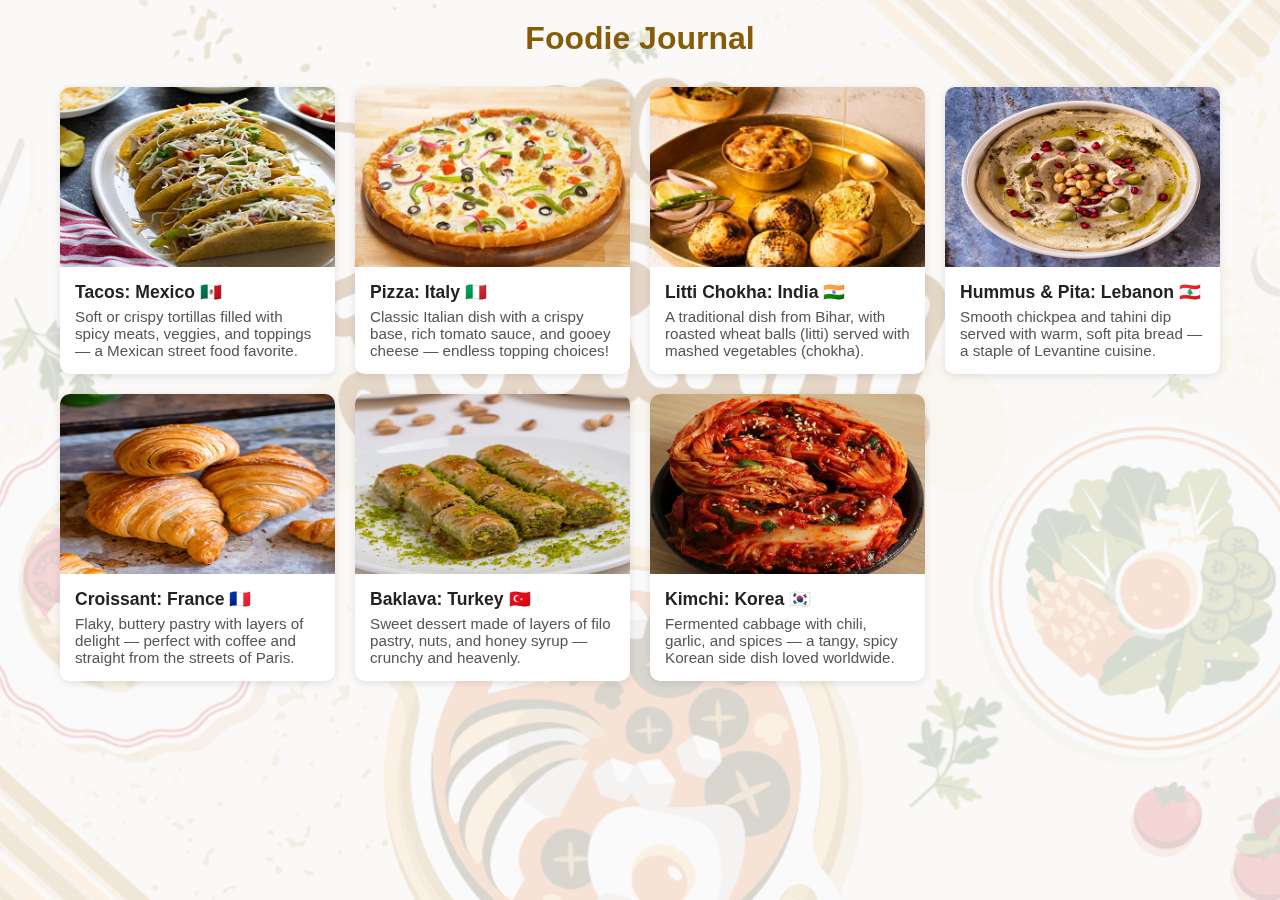
<file: index.html>
<!DOCTYPE html>
<html lang="en">
<head>
  <meta charset="UTF-8" />
  <meta name="viewport" content="width=device-width, initial-scale=1.0"/>
  <title>Foodie Journal</title>
  <link rel="stylesheet" href="styles.css" />
</head>
<body>
  <div class="container">
    <h1>Foodie Journal</h1>
    <div class="card-grid">
      <div class="card">
        <img src="images/i1.png" data-full="images/tacos.png" alt="Delicious Burger" onclick="openModal(this)" />
        <div class="card-content">
          <h3>Tacos: Mexico 🇲🇽</h3>
          <p>Soft or crispy tortillas filled with spicy meats, veggies, and toppings — a Mexican street food favorite.</p>
        </div>
      </div>

      <div class="card">
        <img src="images/i2.png" data-full="images/pizza.png" alt="Spicy Tacos" onclick="openModal(this)" />
        <div class="card-content">
          <h3>Pizza: Italy 🇮🇹</h3>
          <p>Classic Italian dish with a crispy base, rich tomato sauce, and gooey cheese — endless topping choices!</p>
        </div>
      </div>

      <div class="card">
        <img src="images/i3.png" data-full="images/litti.png" alt="Fresh Salad" onclick="openModal(this)" />
        <div class="card-content">
          <h3>Litti Chokha: India 🇮🇳</h3>
          <p>A traditional dish from Bihar, with roasted wheat balls (litti) served with mashed vegetables (chokha).</p>
        </div>
      </div>

      <div class="card">
        <img src="images/i4.png" data-full="images/hummus.png" alt="Gourmet Pizza" onclick="openModal(this)" />
        <div class="card-content">
          <h3>Hummus & Pita: Lebanon 🇱🇧</h3>
          <p>Smooth chickpea and tahini dip served with warm, soft pita bread — a staple of Levantine cuisine.</p>
        </div>
      </div>

      <div class="card">
        <img src="images/i5.png" data-full="images/crossiant.png" alt="Creamy Pasta" onclick="openModal(this)" />
        <div class="card-content">
          <h3>Croissant: France 🇫🇷</h3>
          <p>Flaky, buttery pastry with layers of delight — perfect with coffee and straight from the streets of Paris.</p>
        </div>
      </div>

      <div class="card">
        <img src="images/i6.png" data-full="images/baklava.png" alt="Exotic Sushi" onclick="openModal(this)" />
        <div class="card-content">
          <h3>Baklava: Turkey 🇹🇷</h3>
          <p>Sweet dessert made of layers of filo pastry, nuts, and honey syrup — crunchy and heavenly.</p>
        </div>
      </div>

      <div class="card">
        <img src="images/i7.png" data-full="images/kimchi.png" alt="Sweet Cupcake" onclick="openModal(this)" />
        <div class="card-content">
          <h3>Kimchi: Korea 🇰🇷</h3>
          <p>Fermented cabbage with chili, garlic, and spices — a tangy, spicy Korean side dish loved worldwide.</p>
        </div>
      </div>
    </div>
  </div>

  <!-- Modal -->
  <div id="imageModal" class="modal">
    <span class="close" onclick="closeModal()">&times;</span>
    <img class="modal-content" id="modalImage" />
  </div>

  <script>
    function openModal(img) {
      const modal = document.getElementById("imageModal");
      const modalImg = document.getElementById("modalImage");
      modal.style.display = "flex";
      modalImg.src = img.getAttribute("data-full");
      modalImg.alt = img.alt;
    }

    function closeModal() {
      document.getElementById("imageModal").style.display = "none";
    }
  </script>
</body>
</html>
</file>
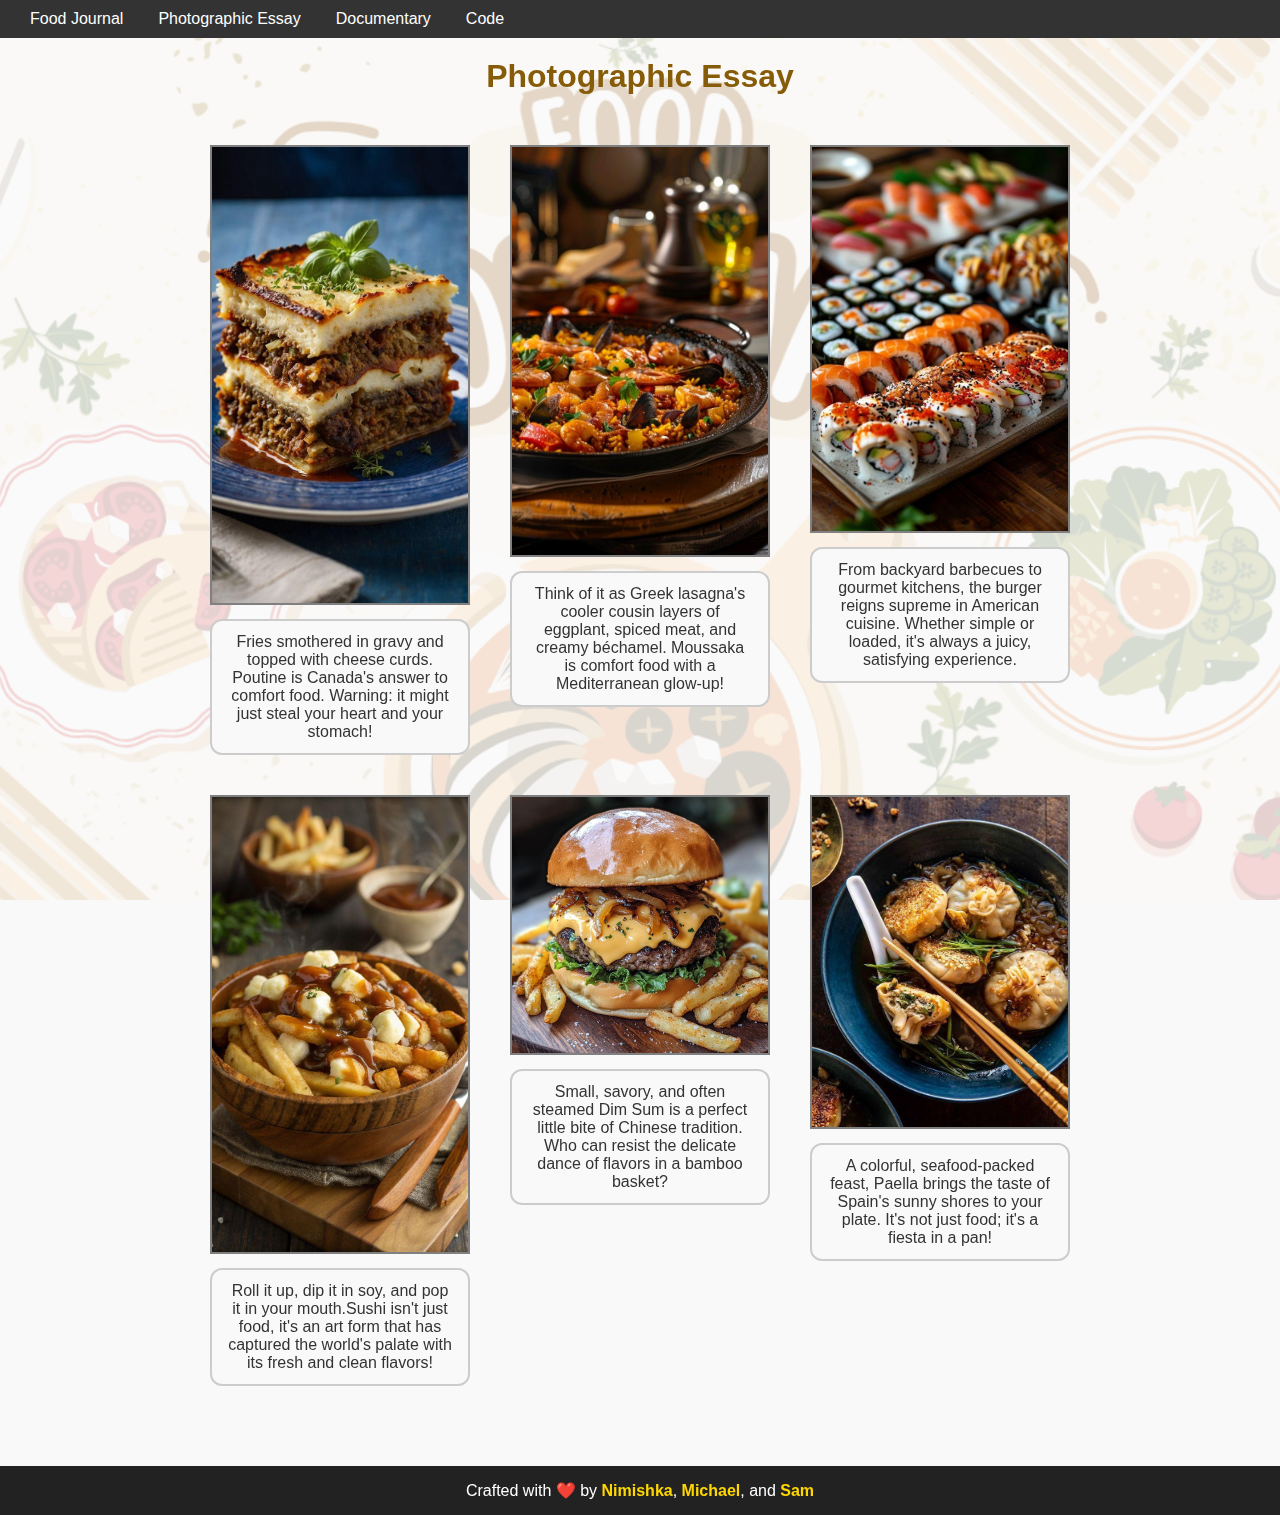
<file: PhotoGraphicEssay.html>
<!DOCTYPE html>
<html lang="en">

<head>
    <meta charset="UTF-8">
    <meta name="viewport" content="width=device-width, initial-scale=1.0">
    <title>Photographic Essay</title>
    <link rel="stylesheet" href="styles.css" />

    <style>
        .caption {
    text-align: center;
    padding: 12px 16px;
    border: 2px solid #ccc;
    border-radius: 12px;
    background-color: #f9f9f9;
    display: inline-block;
    max-width: 100%;
    box-sizing: border-box;
    margin-top: 10px;
    word-wrap: break-word;
}

    </style>
</head>

<body>

    <nav class="navbar">
        <div class="menu-toggle" onclick="toggleMenu()">
            <span></span>
            <span></span>
            <span></span>
        </div>
        <ul class="nav-links" id="navLinks">
            <li><a href="index.html">Food Journal</a></li>
            <li><a href="PhotoGraphicEssay.html">Photographic Essay</a></li>
            <li><a href="documentary.html">Documentary</a></li>
            <li><a href="code.html">Code</a></li>
        </ul>
    </nav>

    <div class="container">

        <h1>Photographic Essay</h1>

        <div style="display: flex; flex-wrap: wrap; width: 100%; justify-content: center;">
            <div style="width: 100%; max-width: 300px; padding: 20px; box-sizing: border-box;">
                <img src="images/c1.jpg" alt="Image 1" style="width: 100%; height: auto; border: 2px solid grey;">
                <p class="caption">
                    Fries smothered in gravy and topped with cheese curds. Poutine is Canada's answer to comfort food.
                    Warning: it might just steal your heart and your stomach!</p>
            </div>
            <div style="width: 100%; max-width: 300px; padding: 20px; box-sizing: border-box;">
                <img src="images/c2.jpg" alt="Image 2" style="width: 100%; height: auto; border: 2px solid grey;">
                <p class="caption">
                    Think of it as Greek lasagna's cooler cousin layers of eggplant, spiced meat, and creamy béchamel.
                    Moussaka is comfort food with a Mediterranean glow-up!</p>
            </div>
            <div style="width: 100%; max-width: 300px; padding: 20px; box-sizing: border-box;">
                <img src="images/c3.jpg" alt="Image 3" style="width: 100%; height: auto; border: 2px solid grey;">
                <p class="caption">
                    From backyard barbecues to gourmet kitchens, the burger reigns supreme in American cuisine. Whether
                    simple or loaded, it's always a juicy, satisfying experience.</p>
            </div>
            <div style="width: 100%; max-width: 300px; padding: 20px; box-sizing: border-box;">
                <img src="images/c4.jpg" alt="Image 4" style="width: 100%; height: auto; border: 2px solid grey;">
                <p class="caption">
                    Roll it up, dip it in soy, and pop it in your mouth.Sushi isn't just food, it's an art form that has
                    captured the world's palate with its fresh and clean flavors!</p>
            </div>
            <div style="width: 100%; max-width: 300px; padding: 20px; box-sizing: border-box;">
                <img src="images/c5.jpg" alt="Image 5" style="width: 100%; height: auto; border: 2px solid grey;">
                <p class="caption">
                    Small, savory, and often steamed Dim Sum is a perfect little bite of Chinese tradition. Who can
                    resist the delicate dance of flavors in a bamboo basket?</p>
            </div>
            <div style="width: 100%; max-width: 300px; padding: 20px; box-sizing: border-box;">
                <img src="images/c6.jpg" alt="Image 6" style="width: 100%; height: auto; border: 2px solid grey;">
                <p class="caption">
                    A colorful, seafood-packed feast, Paella brings the taste of Spain's sunny shores to your plate.
                    It's not just food; it's a fiesta in a pan!</p>
            </div>
        </div>
    </div>


    <footer class="footer">
        Crafted with ❤️ by <strong>Nimishka</strong>, <strong>Michael</strong>, and <strong>Sam</strong>
    </footer>

    <script>
        function toggleMenu() {
            document.getElementById("navLinks").classList.toggle("active");
        }
    </script>

</body>

</html>
</file>
<file: styles.css>
body {
  margin: 0;
  font-family: Arial, sans-serif;
  background-image: url('images/f1.png');
  background-size: cover;
  background-attachment: fixed;
  background-repeat: no-repeat;
  background-position: center;
  background-color: rgba(255, 255, 255, 0.7);
  position: relative;
}

body::before {
  content: "";
  position: fixed;
  top: 0;
  left: 0;
  width: 100%;
  height: 100%;
  background-image: url('images/f1.png');
  background-size: cover;
  background-position: center;
  opacity: 0.2;
  z-index: -1;
}

* {
  box-sizing: border-box;
  margin: 0;
  padding: 0;
}


body {
  font-family: Arial, sans-serif;
  background: #f9f9f9;
  color: #333;
}

.container {
  max-width: 1200px;
  margin: auto;
  padding: 20px;
}

h1 {
  text-align: center;
  margin-bottom: 30px;
  color: #865c09;
}

.card-grid {
  display: grid;
  grid-template-columns: repeat(auto-fit, minmax(250px, 1fr));
  gap: 20px;
}

.card {
  background: white;
  border-radius: 10px;
  overflow: hidden;
  box-shadow: 0 2px 8px rgba(0, 0, 0, 0.1);
  transition: transform 0.2s;
  cursor: pointer;
}

.card:hover {
  transform: translateY(-5px);
}

.card img {
  width: 100%;
  height: 180px;
  object-fit: cover;
  display: block;
}

.card-content {
  padding: 15px;
}

.card-content h3 {
  margin-bottom: 5px;
  font-size: 1.1rem;
  color: #222;
}

.card-content p {
  font-size: 0.95rem;
  color: #555;
}

/* Navbar Styles */
.navbar {
  background-color: #333;
  padding: 10px 20px;
  position: sticky;
  top: 0;
  z-index: 100;
  display: flex;
  justify-content: space-between;
  align-items: center;
}

.menu-toggle {
  display: none;
  flex-direction: column;
  cursor: pointer;
}

.menu-toggle span {
  width: 25px;
  height: 3px;
  background: #fff;
  margin: 4px 0;
  transition: 0.3s;
}

.nav-links {
  list-style: none;
  display: flex;
  gap: 15px;
}

.nav-links li a {
  color: white;
  text-decoration: none;
  font-size: 1rem;
  padding: 5px 10px;
  transition: background 0.3s;
}

.nav-links li a:hover {
  background: #555;
  border-radius: 4px;
}

@media (max-width: 768px) {
  .menu-toggle {
    display: flex;
  }

  .nav-links {
    position: absolute;
    top: 60px;
    left: 0;
    right: 0;
    background: #333;
    flex-direction: column;
    display: none;
    padding: 10px 0;
  }

  .nav-links.active {
    display: flex;
  }

  .nav-links li a {
    padding: 10px;
    font-size: 1.1rem;
  }
}

/* Modal Styles */
.modal {
  display: none;
  position: fixed;
  z-index: 1000;
  padding: 20px;
  left: 0;
  top: 0;
  width: 100%;
  height: 100%;
  overflow: auto;
  background-color: rgba(0, 0, 0, 0.8);
  align-items: center;
  justify-content: center;
}

.modal-content {
  max-width: 90%;
  max-height: 80%;
  border-radius: 10px;
  box-shadow: 0 0 20px rgba(255, 255, 255, 0.3);
}

.close {
  position: absolute;
  top: 30px;
  right: 40px;
  color: white;
  font-size: 40px;
  font-weight: bold;
  cursor: pointer;
  z-index: 1001;
}

/* Responsive for smaller devices */
@media (max-width: 600px) {
  .modal-content {
    width: 95%;
    height: auto;
  }

  .close {
    top: 15px;
    right: 20px;
    font-size: 30px;
  }
}

/* Footer Styles */
.footer {
  background-color: #222;
  color: #fff;
  text-align: center;
  padding: 15px 10px;
  margin-top: 40px;
  font-size: 1rem;
}

.footer strong {
  color: #ffd700;
}
</file>
